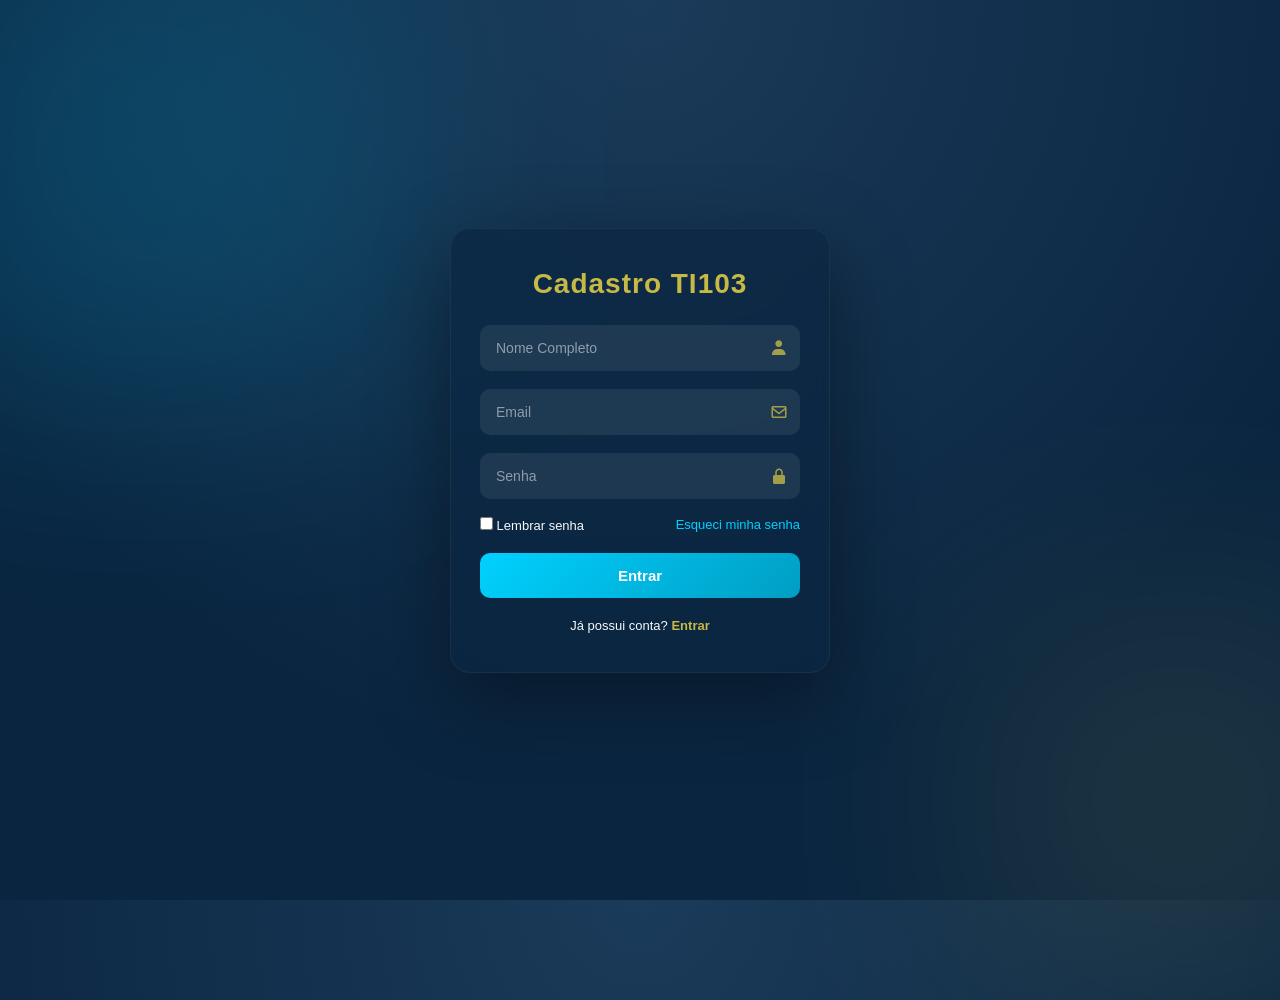
<file: cadastro.html>
<!DOCTYPE html>
<html lang="pt-br">

<head>
    <meta charset="UTF-8">
    <meta name="viewport" content="width=device-width, initial-scale=1.0">
    
    <!-- Ícones -->
    <link href='https://unpkg.com/boxicons@2.1.4/css/boxicons.min.css' rel='stylesheet'>
    
    <!-- CSS -->
    <link rel="stylesheet" href="/style/cadastro.css">
    
    <title>TI103</title>
</head>

<body>

    <main class="container">

        <form>

            <h1>Cadastro TI103</h1>

            <div class="input-box">
                <input type="text" placeholder="Nome Completo" required>
                <i class="bx bxs-user"></i>
            </div>

            <div class="input-box">
                <input type="email" placeholder="Email" required>
                <i class="bx bx-envelope"></i>
            </div>

            <div class="input-box">
                <input type="password" placeholder="Senha" required>
                <i class="bx bxs-lock-alt"></i>
            </div>

            <div class="remember-forgot">
                <label>
                    <input type="checkbox">
                    Lembrar senha
                </label>
                <a href="#">Esqueci minha senha</a>
            </div>

            <button type="submit" class="login">Entrar</button>

            <div class="register-link">
                <p>Já possui conta?
                    <a href="login.html">Entrar</a>
                </p>
            </div>

        </form>

    </main>

</body>

</html>
</file>
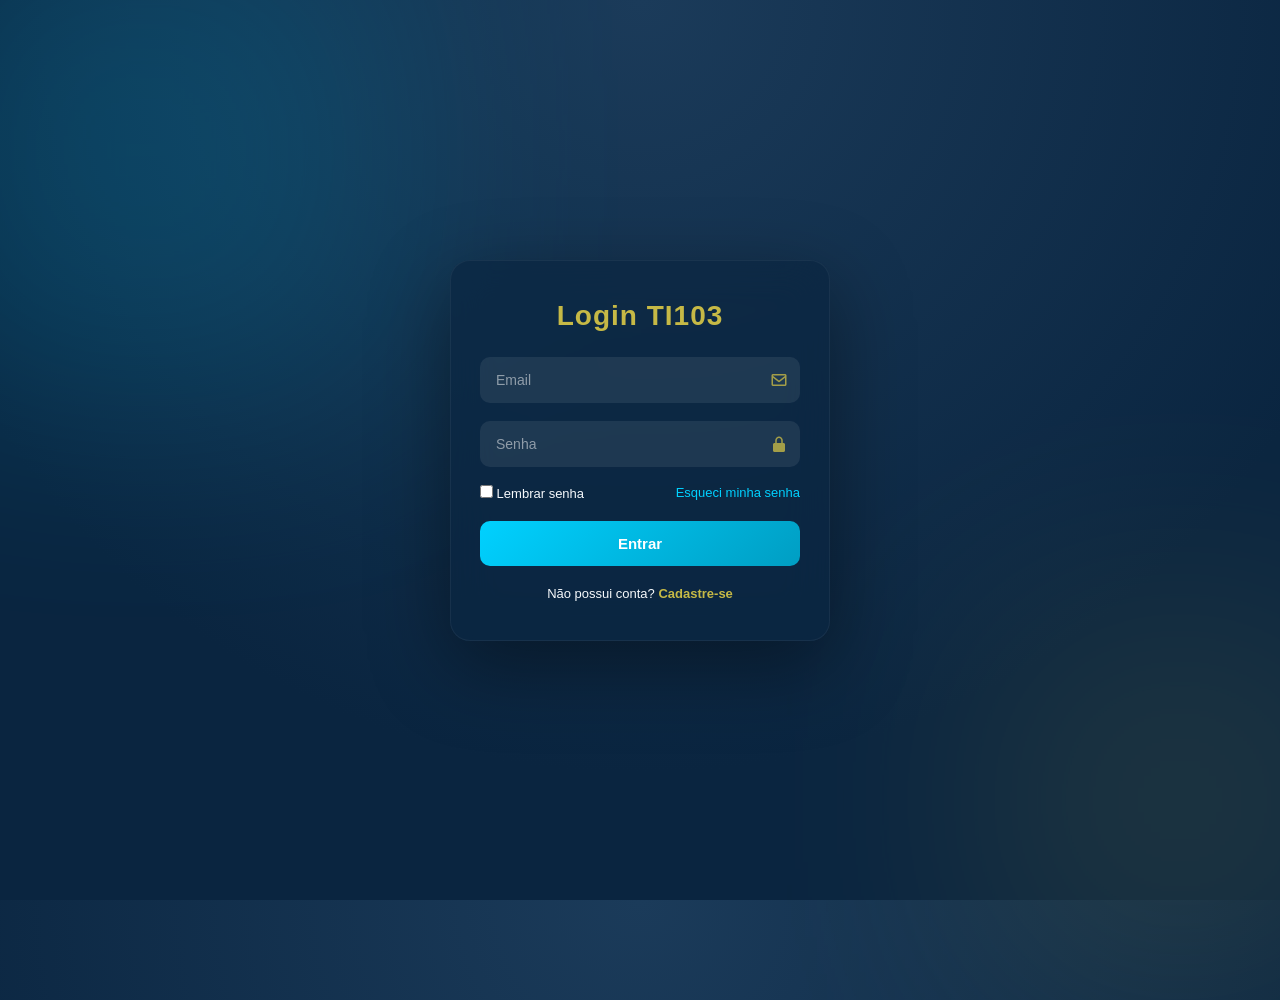
<file: login.html>
<!DOCTYPE html>
<html lang="en">
<head>
    <meta charset="UTF-8">
    <meta name="viewport" content="width=device-width, initial-scale=1.0">
    <title>TI103</title>
    <link rel="stylesheet" href="style/login.css">
    <link href='https://unpkg.com/boxicons@2.1.4/css/boxicons.min.css' rel='stylesheet'>
</head>
<body>

    <main class="container">

        <form>

            <h1>Login TI103</h1>


            <div class="input-box">
                <input type="email" placeholder="Email" required>
                <i class="bx bx-envelope"></i>
            </div>

            <div class="input-box">
                <input type="password" placeholder="Senha" required>
                <i class="bx bxs-lock-alt"></i>
            </div>

            <div class="remember-forgot">
                <label>
                    <input type="checkbox">
                    Lembrar senha
                </label>
                <a href="#">Esqueci minha senha</a>
            </div>

            <button type="submit" class="login">Entrar</button>

            <div class="register-link">
                <p>Não possui conta?
                    <a href="index.html">Cadastre-se</a>
                </p>
            </div>

        </form>

    </main>

</body>
</html>
</file>
<file: style/cadastro.css>
:root {
    --dark: #0A2540;
    --primary: #00D1FF;
    --light: #F6F9FC;
    --gray: #425466;
    --gold: #C6B946;
}

/* RESET */
* {
    margin: 0;
    padding: 0;
    box-sizing: border-box;
    font-family: 'Segoe UI', sans-serif;
}

/* FUNDO */
body {
    height: 100vh;
    background: radial-gradient(circle at top, #1b3b5a, #0A2540 70%);
    display: flex;
    align-items: center;
    justify-content: center;
    overflow: hidden;
}

/* EFEITO DE LUZ NO FUNDO */
body::before {
    content: "";
    position: absolute;
    width: 500px;
    height: 500px;
    background: #00D1FF;
    filter: blur(120px);
    opacity: 0.15;
    top: -100px;
    left: -100px;
}

body::after {
    content: "";
    position: absolute;
    width: 400px;
    height: 400px;
    background: #C6B946;
    filter: blur(120px);
    opacity: 0.1;
    bottom: -100px;
    right: -100px;
}

/* CONTAINER */
.container {
    width: 100%;
    max-width: 420px;
    padding: 20px;
    z-index: 1;
}

/* CARD */
form {
    background: rgba(10, 37, 64, 0.7);
    backdrop-filter: blur(20px);
    border-radius: 20px;
    padding: 40px 30px;
    box-shadow: 
        0 25px 80px rgba(0,0,0,0.4),
        inset 0 0 0 1px rgba(255,255,255,0.05);
    text-align: center;
    animation: fadeUp 0.6s ease;
}

/* ANIMAÇÃO ENTRADA */
@keyframes fadeUp {
    from {
        opacity: 0;
        transform: translateY(20px);
    }
    to {
        opacity: 1;
        transform: translateY(0);
    }
}

/* TÍTULO */
form h1 {
    color: var(--gold);
    margin-bottom: 25px;
    font-size: 28px;
    letter-spacing: 1px;
}

/* INPUT BOX */
.input-box {
    position: relative;
    margin-bottom: 18px;
}

/* INPUT */
.input-box input {
    width: 100%;
    padding: 14px 45px 14px 15px;
    border-radius: 10px;
    border: 1px solid transparent;
    background: rgba(255,255,255,0.08);
    color: white;
    outline: none;
    font-size: 14px;
    transition: all 0.3s ease;
}

/* PLACEHOLDER */
.input-box input::placeholder {
    color: rgba(255,255,255,0.5);
}

/* FOCUS */
.input-box input:focus {
    border: 1px solid var(--primary);
    background: rgba(255,255,255,0.12);
    box-shadow: 0 0 10px rgba(0, 209, 255, 0.3);
}

/* ÍCONE */
.input-box i {
    position: absolute;
    right: 12px;
    top: 50%;
    transform: translateY(-50%);
    color: var(--gold);
    font-size: 18px;
    opacity: 0.8;
}

/* REMEMBER */
.remember-forgot {
    display: flex;
    justify-content: space-between;
    font-size: 13px;
    margin-bottom: 20px;
    color: var(--light);
}

.remember-forgot a {
    color: var(--primary);
    text-decoration: none;
    transition: 0.2s;
}

.remember-forgot a:hover {
    text-decoration: underline;
}

/* BOTÃO */
button.login {
    width: 100%;
    padding: 14px;
    background: linear-gradient(135deg, var(--primary), #009ec3);
    border: none;
    border-radius: 10px;
    color: white;
    font-weight: bold;
    font-size: 15px;
    cursor: pointer;
    transition: all 0.3s ease;
    position: relative;
    overflow: hidden;
}

/* EFEITO GLOW */
button.login::before {
    content: "";
    position: absolute;
    width: 100%;
    height: 100%;
    background: linear-gradient(120deg, transparent, rgba(255,255,255,0.4), transparent);
    top: 0;
    left: -100%;
    transition: 0.5s;
}

button.login:hover::before {
    left: 100%;
}

/* HOVER BOTÃO */
button.login:hover {
    transform: translateY(-3px);
    box-shadow: 0 15px 30px rgba(0, 209, 255, 0.35);
}

/* LINK CADASTRO */
.register-link {
    color: var(--light);
    margin-top: 20px;
    font-size: 13px;
}

.register-link a {
    color: var(--gold);
    font-weight: bold;
    text-decoration: none;
    transition: 0.2s;
}

.register-link a:hover {
    text-decoration: underline;
}

/* RESPONSIVO */
@media (max-width: 480px) {
    form {
        padding: 25px;
    }
}
</file>
<file: style/login.css>
:root {
    --dark: #0A2540;
    --primary: #00D1FF;
    --light: #F6F9FC;
    --gray: #425466;
    --gold: #C6B946;
}

/* RESET */
* {
    margin: 0;
    padding: 0;
    box-sizing: border-box;
    font-family: 'Segoe UI', sans-serif;
}

/* FUNDO */
body {
    height: 100vh;
    background: radial-gradient(circle at top, #1b3b5a, #0A2540 70%);
    display: flex;
    align-items: center;
    justify-content: center;
    overflow: hidden;
}

/* EFEITO DE LUZ NO FUNDO */
body::before {
    content: "";
    position: absolute;
    width: 500px;
    height: 500px;
    background: #00D1FF;
    filter: blur(120px);
    opacity: 0.15;
    top: -100px;
    left: -100px;
}

body::after {
    content: "";
    position: absolute;
    width: 400px;
    height: 400px;
    background: #C6B946;
    filter: blur(120px);
    opacity: 0.1;
    bottom: -100px;
    right: -100px;
}

/* CONTAINER */
.container {
    width: 100%;
    max-width: 420px;
    padding: 20px;
    z-index: 1;
}

/* CARD */
form {
    background: rgba(10, 37, 64, 0.7);
    backdrop-filter: blur(20px);
    border-radius: 20px;
    padding: 40px 30px;
    box-shadow: 
        0 25px 80px rgba(0,0,0,0.4),
        inset 0 0 0 1px rgba(255,255,255,0.05);
    text-align: center;
    animation: fadeUp 0.6s ease;
}

/* ANIMAÇÃO ENTRADA */
@keyframes fadeUp {
    from {
        opacity: 0;
        transform: translateY(20px);
    }
    to {
        opacity: 1;
        transform: translateY(0);
    }
}

/* TÍTULO */
form h1 {
    color: var(--gold);
    margin-bottom: 25px;
    font-size: 28px;
    letter-spacing: 1px;
}

/* INPUT BOX */
.input-box {
    position: relative;
    margin-bottom: 18px;
}

/* INPUT */
.input-box input {
    width: 100%;
    padding: 14px 45px 14px 15px;
    border-radius: 10px;
    border: 1px solid transparent;
    background: rgba(255,255,255,0.08);
    color: white;
    outline: none;
    font-size: 14px;
    transition: all 0.3s ease;
}

/* PLACEHOLDER */
.input-box input::placeholder {
    color: rgba(255,255,255,0.5);
}

/* FOCUS */
.input-box input:focus {
    border: 1px solid var(--primary);
    background: rgba(255,255,255,0.12);
    box-shadow: 0 0 10px rgba(0, 209, 255, 0.3);
}

/* ÍCONE */
.input-box i {
    position: absolute;
    right: 12px;
    top: 50%;
    transform: translateY(-50%);
    color: var(--gold);
    font-size: 18px;
    opacity: 0.8;
}

/* REMEMBER */
.remember-forgot {
    display: flex;
    justify-content: space-between;
    font-size: 13px;
    margin-bottom: 20px;
    color: var(--light);
}

.remember-forgot a {
    color: var(--primary);
    text-decoration: none;
    transition: 0.2s;
}

.remember-forgot a:hover {
    text-decoration: underline;
}

/* BOTÃO */
button.login {
    width: 100%;
    padding: 14px;
    background: linear-gradient(135deg, var(--primary), #009ec3);
    border: none;
    border-radius: 10px;
    color: white;
    font-weight: bold;
    font-size: 15px;
    cursor: pointer;
    transition: all 0.3s ease;
    position: relative;
    overflow: hidden;
}

/* EFEITO GLOW */
button.login::before {
    content: "";
    position: absolute;
    width: 100%;
    height: 100%;
    background: linear-gradient(120deg, transparent, rgba(255,255,255,0.4), transparent);
    top: 0;
    left: -100%;
    transition: 0.5s;
}

button.login:hover::before {
    left: 100%;
}

/* HOVER BOTÃO */
button.login:hover {
    transform: translateY(-3px);
    box-shadow: 0 15px 30px rgba(0, 209, 255, 0.35);
}

/* LINK CADASTRO */
.register-link {
    color: var(--light);
    margin-top: 20px;
    font-size: 13px;
}

.register-link a {
    color: var(--gold);
    font-weight: bold;
    text-decoration: none;
    transition: 0.2s;
}

.register-link a:hover {
    text-decoration: underline;
}

/* RESPONSIVO */
@media (max-width: 480px) {
    form {
        padding: 25px;
    }
}
</file>
